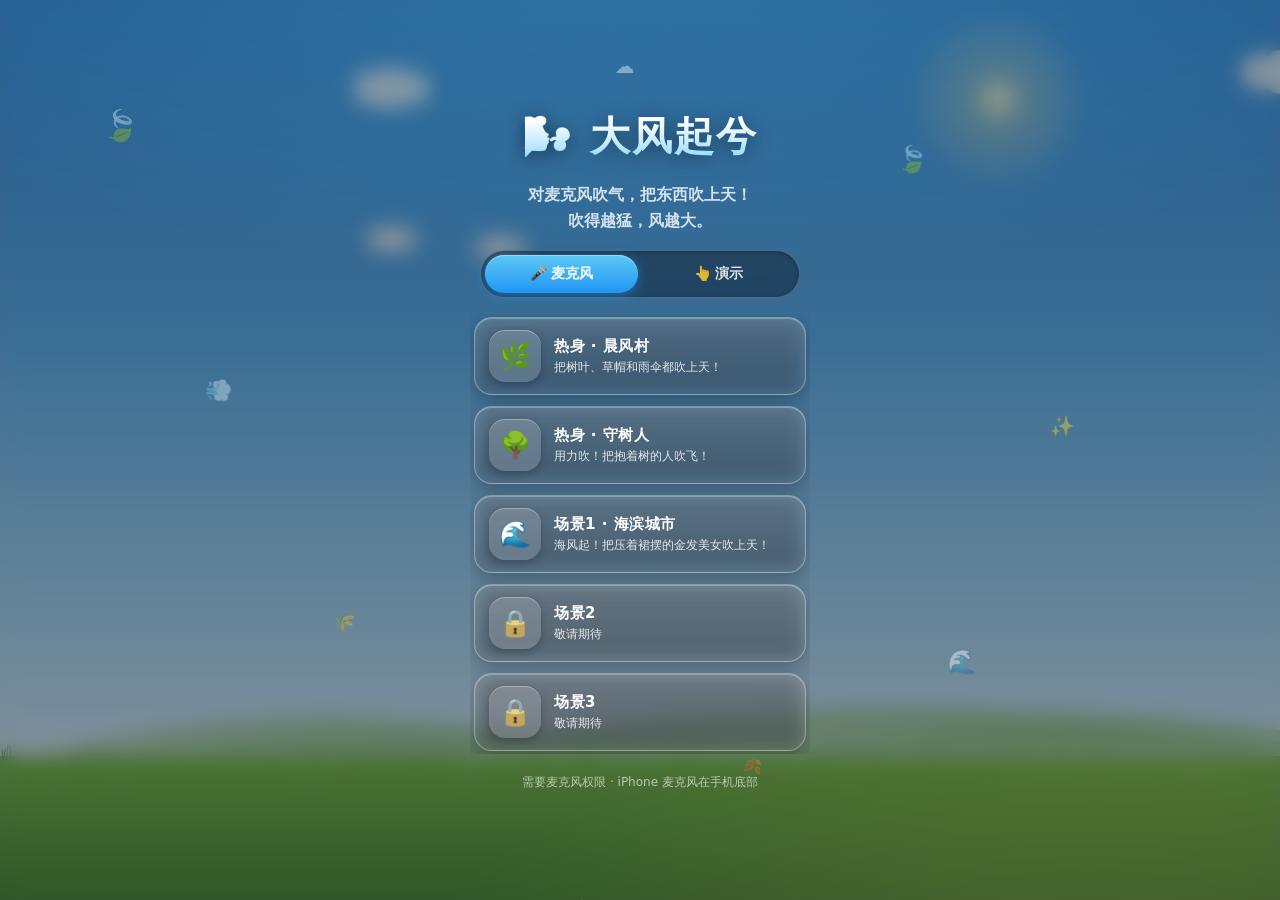
<file: index.html>
<!DOCTYPE html>
<html lang="zh-CN">
<head>
<meta charset="UTF-8">
<meta name="viewport" content="width=device-width, initial-scale=1, maximum-scale=1, user-scalable=no, viewport-fit=cover">
<meta name="apple-mobile-web-app-capable" content="yes">
<meta name="theme-color" content="#0e2038">
<meta name="apple-mobile-web-app-status-bar-style" content="black-translucent">
<title>大风起兮 · 吹风小游戏</title>
<link rel="icon" href="data:,">
<link rel="stylesheet" href="style.css">
</head>
<body>

<canvas id="game"></canvas>

<!-- ===== 游戏 HUD ===== -->
<div id="hud" class="hidden">
  <div class="hud-top">
    <div class="hud-title">
      <div id="levelName">晨风村</div>
      <div id="goalText">已吹飞 0 / 0</div>
    </div>
    <div class="hud-btns">
      <button id="btnRecal" class="mini" title="重新校准麦克风">校准</button>
      <button id="btnRestart" class="mini" title="重玩本关">重玩</button>
      <button id="btnMenu" class="mini" title="返回菜单">菜单</button>
      <button id="btnDebug" class="mini" title="调试信息">🐛</button>
    </div>
  </div>
  <div id="demoHint" class="hidden">👆 按住屏幕 = 吹气（演示模式）</div>
  <div id="micRow" class="hidden">
    <div class="wind-label">🎤 拾音</div>
    <div class="wind-bar slim"><div id="micFill"></div></div>
  </div>
  <div class="wind-meter" id="wind-meter">
    <div class="wind-label">风力</div>
    <div class="wind-bar"><div id="windFill"></div></div>
    <div id="windVal">0%</div>
  </div>
</div>

<div id="debug" class="hidden"></div>

<!-- ===== 首页：选关 ===== -->
<div id="screen-start" class="screen">
  <div class="deco" aria-hidden="true">
    <span style="left:8%;  top:12%; font-size:30px; animation-duration:5.2s;">🍃</span>
    <span style="left:16%; top:42%; font-size:22px; animation-duration:6.4s; animation-delay:.6s;">💨</span>
    <span style="left:26%; top:68%; font-size:18px; animation-duration:5.8s; animation-delay:1.2s;">🌾</span>
    <span style="left:70%; top:16%; font-size:26px; animation-duration:6s;  animation-delay:.4s;">🍃</span>
    <span style="left:82%; top:46%; font-size:20px; animation-duration:5.4s; animation-delay:.9s;">✨</span>
    <span style="left:74%; top:72%; font-size:24px; animation-duration:6.6s; animation-delay:1.5s;">🌊</span>
    <span style="left:48%; top:6%;  font-size:20px; animation-duration:5s;  animation-delay:.2s;">☁️</span>
    <span style="left:58%; top:84%; font-size:16px; animation-duration:6.2s; animation-delay:1s;">🍂</span>
  </div>
  <h1>🌬️ 大风起兮</h1>
  <p class="sub">对麦克风吹气，把东西吹上天！<br>吹得越猛，风越大。</p>
  <div id="modeSwitch" class="mode-switch">
    <button id="modeMic" class="mode-btn active">🎤 麦克风</button>
    <button id="modeDemo" class="mode-btn">👆 演示</button>
  </div>
  <div id="levelGrid" class="level-grid"></div>
  <p class="hint">需要麦克风权限 · iPhone 麦克风在手机底部</p>
</div>

<!-- ===== 麦克风校准 ===== -->
<div id="screen-cal" class="screen hidden">
  <h2 id="calTitle">保持安静…</h2>
  <div class="cal-bar"><div id="calFill"></div></div>
  <p id="calHint">正在测量环境音量</p>
</div>

<!-- ===== 通关 ===== -->
<div id="screen-win" class="screen hidden">
  <div id="winConfetti" class="confetti" aria-hidden="true"></div>
  <h1>🎉 挑战成功！</h1>
  <div id="winStats" class="stats"></div>
  <button id="btnNext" class="big">下一关</button>
  <button id="btnAgain" class="big ghost">再来一次</button>
  <button id="btnMenu2" class="big ghost">返回选关</button>
</div>

<div id="toast"></div>

<script src="game.js"></script>
</body>
</html>
</file>
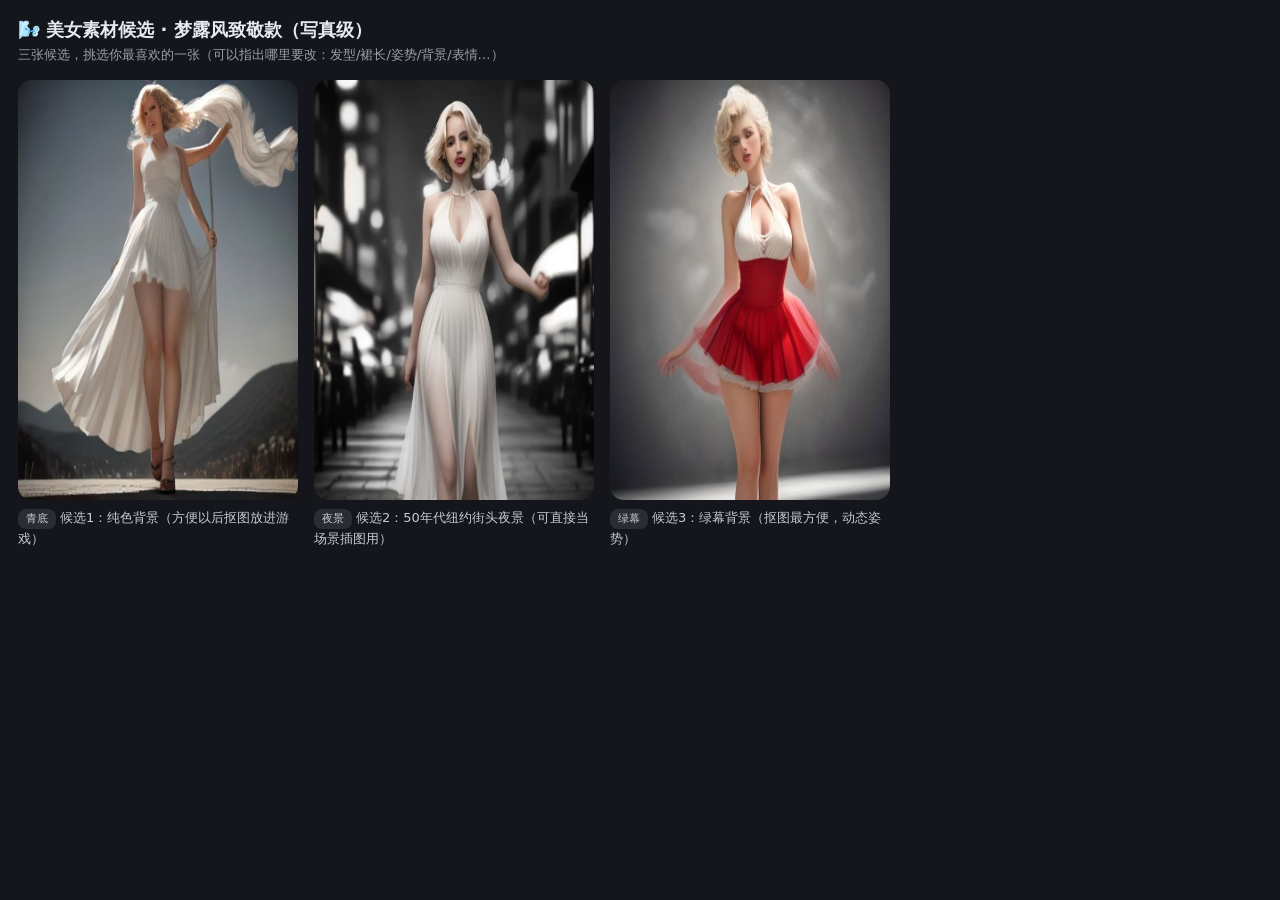
<file: gallery.html>
<!DOCTYPE html>
<html lang="zh-CN">
<head>
<meta charset="utf-8">
<meta name="viewport" content="width=device-width, initial-scale=1">
<title>美女素材预览 · 梦露风致敬款</title>
<style>
  body { background:#14161c; color:#e8eaf0; font-family:system-ui,"PingFang SC","Microsoft YaHei",sans-serif; margin:0; padding:18px; }
  h1 { font-size:18px; margin:0 0 4px; }
  p.sub { font-size:13px; opacity:.65; margin:0 0 16px; }
  .grid { display:flex; flex-wrap:wrap; gap:16px; }
  .card { max-width:280px; }
  .card img { width:100%; border-radius:14px; display:block; background:#222; min-height:120px; }
  .cap { font-size:13px; opacity:.85; margin-top:8px; line-height:1.5; }
  .tag { display:inline-block; font-size:11px; background:rgba(255,255,255,.12); border-radius:8px; padding:2px 8px; margin-right:4px; }
</style>
</head>
<body>
<h1>🌬️ 美女素材候选 · 梦露风致敬款（写真级）</h1>
<p class="sub">三张候选，挑选你最喜欢的一张（可以指出哪里要改：发型/裙长/姿势/背景/表情…）</p>
<div class="grid">
  <div class="card">
    <img src="assets/beauty/cand1.jpg" alt="候选1">
    <div class="cap"><span class="tag">青底</span>候选1：纯色背景（方便以后抠图放进游戏）</div>
  </div>
  <div class="card">
    <img src="assets/beauty/cand2.jpg" alt="候选2">
    <div class="cap"><span class="tag">夜景</span>候选2：50年代纽约街头夜景（可直接当场景插图用）</div>
  </div>
  <div class="card">
    <img src="assets/beauty/cand3.jpg" alt="候选3">
    <div class="cap"><span class="tag">绿幕</span>候选3：绿幕背景（抠图最方便，动态姿势）</div>
  </div>
</div>
</body>
</html>
</file>
<file: style.css>
/* ============================================================
 * 大风起兮 · 吹气小游戏 — 移动端竖屏样式 v2（美化版）
 * 设计语言：毛玻璃 · 渐变 · 柔光 · 轻盈动效
 * ============================================================ */

/* ---------- 设计变量 ---------- */
:root {
  --font: "PingFang SC", "HarmonyOS Sans SC", "Source Han Sans SC",
          "Microsoft YaHei", system-ui, -apple-system, sans-serif;
  --mono: "SF Mono", "Cascadia Mono", Consolas, "Courier New", monospace;

  --c-bg: #0e2038;              /* 页面底色（深空蓝） */
  --c-ink: #f6fbff;
  --c-muted: rgba(246,251,255,.82);
  --c-faint: rgba(246,251,255,.58);

  --c-sky-1: #43a8e8;           /* 主题蓝 */
  --c-sky-2: #7fd7f5;
  --c-mint: #7ee787;
  --c-amber: #ffd166;
  --c-hot: #ff5e57;

  --glass: rgba(255,255,255,.13);
  --glass-deep: rgba(13,28,45,.52);
  --stroke: rgba(255,255,255,.34);
  --stroke-soft: rgba(255,255,255,.16);

  --r-lg: 22px;
  --r-md: 16px;
  --r-sm: 12px;

  --shadow-1: 0 10px 30px rgba(3,12,24,.38);
  --shadow-2: 0 4px 14px rgba(3,12,24,.3);
  --glow-blue: 0 0 16px rgba(88,199,243,.5);
}

* { margin:0; padding:0; box-sizing:border-box; -webkit-tap-highlight-color:transparent; }
html, body {
  width:100%; height:100%; overflow:hidden;
  background:radial-gradient(120% 90% at 50% -10%, #17355c 0%, #0e2038 55%, #081523 100%);
  font-family:var(--font);
  color:var(--c-ink);
  user-select:none; -webkit-user-select:none; overscroll-behavior:none;
  -webkit-font-smoothing:antialiased; text-rendering:optimizeLegibility;
}
body { touch-action:manipulation; }
#game { position:fixed; inset:0; width:100%; height:100%; display:block; }
.hidden { display:none !important; }

/* 尊重减少动效偏好 */
@media (prefers-reduced-motion: reduce) {
  *, *::before, *::after {
    animation-duration:.01ms !important;
    animation-iteration-count:1 !important;
    transition-duration:.01ms !important;
  }
}

/* ---------- 通用按钮 ---------- */
button {
  font-family:inherit; color:inherit; border:none; cursor:pointer;
}
button.mini {
  background:rgba(255,255,255,.16); color:#fff;
  border:1px solid rgba(255,255,255,.4); border-radius:999px;
  padding:6px 12px; font-size:12px; font-weight:600;
  backdrop-filter:blur(6px); -webkit-backdrop-filter:blur(6px);
  box-shadow:0 2px 8px rgba(0,0,0,.22), inset 0 1px 0 rgba(255,255,255,.28);
  transition:transform .12s ease, background .18s ease, box-shadow .18s ease;
}
button.mini:active { transform:scale(.9); background:rgba(255,255,255,.38); box-shadow:0 1px 4px rgba(0,0,0,.2); }

/* ---------- HUD ---------- */
#hud {
  position:fixed; inset:0; z-index:10; pointer-events:none;
  display:flex; flex-direction:column; justify-content:space-between;
  padding:calc(10px + env(safe-area-inset-top)) 12px calc(14px + env(safe-area-inset-bottom)) 12px;
}
.hud-top { display:flex; justify-content:space-between; align-items:flex-start; gap:8px; }
.hud-title {
  color:#fff; text-shadow:0 2px 8px rgba(0,0,0,.55);
  background:rgba(8,18,32,.42); border:1px solid rgba(255,255,255,.16);
  border-radius:var(--r-md); padding:8px 14px 9px;
  backdrop-filter:blur(10px); -webkit-backdrop-filter:blur(10px);
  box-shadow:var(--shadow-2);
}
#levelName { font-size:20px; font-weight:800; letter-spacing:.5px; }
#goalText {
  font-size:12px; font-weight:600; opacity:.95; margin-top:5px;
  background:rgba(255,255,255,.14); border-radius:999px;
  padding:2px 10px; width:fit-content; white-space:nowrap;
}
.hud-btns { display:flex; gap:6px; pointer-events:auto; }

#demoHint {
  text-align:center; color:#fff; font-size:13px; font-weight:600; line-height:1.6;
  background:rgba(8,18,32,.5); border:1px solid rgba(255,255,255,.22);
  border-radius:999px; padding:7px 16px;
  width:fit-content; margin:8px auto 0; pointer-events:auto;
  backdrop-filter:blur(8px); -webkit-backdrop-filter:blur(8px);
  box-shadow:var(--shadow-2);
  animation:floatPill 2.6s ease-in-out infinite;
}
@keyframes floatPill {
  0%,100% { transform:translateY(0); }
  50% { transform:translateY(-3px); }
}

/* 风力仪表 */
.wind-meter {
  display:flex; align-items:center; gap:10px;
  background:rgba(8,18,32,.5); border:1px solid rgba(255,255,255,.22);
  border-radius:999px; padding:9px 16px;
  backdrop-filter:blur(10px); -webkit-backdrop-filter:blur(10px);
  box-shadow:var(--shadow-1), inset 0 1px 0 rgba(255,255,255,.14);
  transition:border-color .25s, box-shadow .25s;
}
.wind-meter.hot { border-color:rgba(255,140,120,.55); box-shadow:0 0 26px rgba(255,94,87,.28), var(--shadow-1); }
.wind-label { color:#fff; font-size:13px; font-weight:700; opacity:.92; letter-spacing:1px; }
.wind-bar {
  flex:1; height:14px; background:rgba(255,255,255,.16);
  border-radius:999px; overflow:hidden;
  box-shadow:inset 0 1px 3px rgba(0,0,0,.35);
}
#windFill {
  height:100%; width:0%; border-radius:999px;
  background:linear-gradient(90deg,#37c1f0,#7ee787,#ffe66d);
  background-size:220% 100%;
  animation:windShift 2.4s linear infinite;
  box-shadow:0 0 12px rgba(126,231,135,.55);
  transition:width .06s linear;
}
@keyframes windShift { to { background-position:220% 0; } }
.wind-meter.hot #windFill {
  background:linear-gradient(90deg,#ffb84d,#ff5e57,#ff2d55);
  background-size:220% 100%;
  animation:windShift .9s linear infinite;
  box-shadow:0 0 18px rgba(255,94,87,.85);
}
#windVal { color:#fff; font-size:14px; font-weight:800; width:44px; text-align:right; font-variant-numeric:tabular-nums; }

/* 麦克风拾音电平表（排障用） */
#micRow {
  display:flex; align-items:center; gap:10px;
  background:rgba(8,18,32,.45); border:1px solid rgba(255,255,255,.16);
  border-radius:999px; padding:5px 14px;
  margin-bottom:6px; width:fit-content; margin-left:auto; margin-right:auto; min-width:46%;
  backdrop-filter:blur(8px); -webkit-backdrop-filter:blur(8px);
}
#micRow .wind-bar.slim { height:8px; min-width:120px; box-shadow:inset 0 1px 2px rgba(0,0,0,.35); }
#micFill {
  height:100%; width:0%; border-radius:999px;
  background:linear-gradient(90deg,#9e9e9e,#4fc3f7); transition:width .05s linear;
  box-shadow:0 0 8px rgba(79,195,247,.5);
}
#micRow.active #micFill { background:linear-gradient(90deg,#4fc3f7,#66bb6a); box-shadow:0 0 10px rgba(102,187,106,.6); }

/* ---------- 调试面板 ---------- */
#debug {
  position:fixed; left:10px; bottom:96px; z-index:15; color:#9ff;
  font:11px/1.6 var(--mono); white-space:pre;
  background:rgba(4,12,22,.72); border:1px solid rgba(255,255,255,.12);
  padding:8px 11px; border-radius:12px;
  backdrop-filter:blur(6px); -webkit-backdrop-filter:blur(6px);
  box-shadow:var(--shadow-2);
}

/* ---------- 全屏界面（通用） ---------- */
.screen {
  position:fixed; inset:0; z-index:20;
  display:flex; flex-direction:column; align-items:center; justify-content:center; gap:16px;
  background:
    radial-gradient(120% 70% at 50% -12%, rgba(88,199,243,.30), transparent 62%),
    radial-gradient(90% 55% at 85% 112%, rgba(255,201,77,.16), transparent 60%),
    rgba(13,28,45,.48);
  backdrop-filter:blur(10px) saturate(1.15);
  -webkit-backdrop-filter:blur(10px) saturate(1.15);
  color:#fff; text-align:center; padding:24px;
  animation:screenIn .4s cubic-bezier(.2,.8,.25,1) both;
}
@keyframes screenIn {
  from { opacity:0; transform:translateY(14px) scale(.985); }
  to   { opacity:1; transform:none; }
}
.screen > * { position:relative; z-index:1; }
.screen h1 {
  font-size:40px; font-weight:900; letter-spacing:2px; margin-bottom:2px;
  background:linear-gradient(180deg,#fff 20%,#bfe9ff 65%,#7fd7f5 100%);
  -webkit-background-clip:text; background-clip:text; color:transparent;
  filter:drop-shadow(0 3px 10px rgba(0,0,0,.45));
}
.screen h2 { font-size:26px; font-weight:800; letter-spacing:1px; text-shadow:0 2px 10px rgba(0,0,0,.4); }
.sub { font-size:16px; line-height:1.65; font-weight:600; color:var(--c-muted); }
.sub2 { font-size:14px; line-height:1.75; opacity:.9; }
.hint { font-size:12px; opacity:.62; margin-top:4px; }

button.big {
  pointer-events:auto; position:relative; overflow:hidden;
  width:min(320px, 82%); padding:15px; font-size:17px; font-weight:800; letter-spacing:1px;
  color:#fff; background:linear-gradient(180deg,#52c6f8 0%,#1e88e5 100%);
  border-radius:999px;
  box-shadow:0 8px 22px rgba(30,136,229,.42), inset 0 1px 0 rgba(255,255,255,.4);
  transition:transform .12s ease, box-shadow .18s ease;
}
button.big::after {
  content:""; position:absolute; top:0; left:-70%; width:45%; height:100%;
  background:linear-gradient(100deg,transparent,rgba(255,255,255,.55),transparent);
  transform:skewX(-20deg); animation:shine 3.4s ease-in-out infinite;
}
@keyframes shine {
  0%, 55% { left:-70%; }
  100% { left:140%; }
}
button.big:active { transform:scale(.96); box-shadow:0 4px 12px rgba(30,136,229,.35); }
button.big.ghost {
  background:rgba(255,255,255,.14); border:1px solid rgba(255,255,255,.42);
  box-shadow:inset 0 1px 0 rgba(255,255,255,.22), var(--shadow-2);
  backdrop-filter:blur(6px); -webkit-backdrop-filter:blur(6px);
}
button.big.ghost::after { display:none; }
button.big.ghost:active { background:rgba(255,255,255,.28); }

/* ---------- 首页：模式切换 ---------- */
.mode-switch {
  display:flex; gap:4px;
  background:rgba(8,18,32,.42); border:1px solid rgba(255,255,255,.2);
  border-radius:999px; padding:4px; width:min(320px, 82%);
  box-shadow:inset 0 1px 4px rgba(0,0,0,.3);
}
.mode-btn {
  flex:1; padding:10px 0; border-radius:999px;
  background:transparent; color:rgba(255,255,255,.85); font-size:14px; font-weight:700;
  transition:all .22s ease;
}
.mode-btn.active {
  background:linear-gradient(180deg,#5cc9f6,#2196f3);
  color:#fff; box-shadow:0 3px 12px rgba(33,150,243,.5), inset 0 1px 0 rgba(255,255,255,.35);
}

/* ---------- 首页：选关卡 ---------- */
.level-grid {
  display:flex; flex-direction:column; gap:11px;
  width:min(340px, 88%); max-height:50vh; overflow-y:auto; padding:3px 4px;
  scrollbar-width:thin; scrollbar-color:rgba(255,255,255,.3) transparent;
}
.level-grid::-webkit-scrollbar { width:4px; }
.level-grid::-webkit-scrollbar-thumb { background:rgba(255,255,255,.28); border-radius:999px; }
.level-card {
  display:flex; align-items:center; gap:13px; flex-shrink:0;
  background:linear-gradient(180deg, rgba(255,255,255,.20), rgba(255,255,255,.08));
  border:1px solid rgba(255,255,255,.32); border-radius:18px;
  padding:12px 14px; color:#fff; text-align:left;
  backdrop-filter:blur(10px); -webkit-backdrop-filter:blur(10px);
  box-shadow:0 6px 18px rgba(3,12,24,.28), inset 0 1px 0 rgba(255,255,255,.28);
  transition:transform .12s ease, box-shadow .18s ease, background .18s ease;
  animation:cardIn .45s cubic-bezier(.2,.8,.25,1) both;
}
.level-card:nth-child(2) { animation-delay:.05s; }
.level-card:nth-child(3) { animation-delay:.1s; }
.level-card:nth-child(4) { animation-delay:.15s; }
.level-card:nth-child(5) { animation-delay:.2s; }
@keyframes cardIn {
  from { opacity:0; transform:translateY(12px); }
  to   { opacity:1; transform:none; }
}
.level-card:active { transform:scale(.97); box-shadow:0 3px 10px rgba(3,12,24,.3); }
.level-card .l-emoji {
  font-size:26px; line-height:1; flex-shrink:0;
  width:52px; height:52px; display:flex; align-items:center; justify-content:center;
  background:rgba(255,255,255,.16); border-radius:16px;
  box-shadow:inset 0 1px 0 rgba(255,255,255,.32), 0 3px 8px rgba(3,12,24,.25);
}
.level-card .l-info { display:flex; flex-direction:column; gap:3px; min-width:0; }
.level-card .l-name { font-size:15px; font-weight:800; letter-spacing:.5px; }
.level-card .l-desc { font-size:12px; opacity:.85; overflow:hidden; text-overflow:ellipsis; white-space:nowrap; }
.level-card .l-status { margin-left:auto; font-size:18px; flex-shrink:0; filter:drop-shadow(0 1px 3px rgba(0,0,0,.4)); }
.level-card.locked { opacity:.5; cursor:default; filter:saturate(.5); }
.level-card.locked:active { transform:none; }

/* 首页漂浮装饰（纯装饰，不挡点击） */
.deco { position:absolute; inset:0; overflow:hidden; pointer-events:none; z-index:0; }
.deco span {
  position:absolute; opacity:.42; filter:blur(.2px);
  animation:floaty ease-in-out infinite;
}
@keyframes floaty {
  0%,100% { transform:translateY(0) rotate(-8deg); }
  50%     { transform:translateY(-20px) rotate(8deg); }
}

/* ---------- 校准 ---------- */
.cal-bar {
  width:min(320px, 82%); height:16px; border-radius:999px;
  background:rgba(8,18,32,.5); border:1px solid rgba(255,255,255,.2);
  overflow:hidden; box-shadow:inset 0 1px 4px rgba(0,0,0,.35);
}
#calFill {
  height:100%; width:0%;
  background:linear-gradient(90deg,#ffd166,#ff9f43,#ffb84d);
  background-size:220% 100%; animation:windShift 1.6s linear infinite;
  border-radius:999px; box-shadow:0 0 14px rgba(255,209,102,.65);
  transition:width .05s linear;
}
#calHint { font-size:14px; opacity:.88; }

/* ---------- 通关 ---------- */
#screen-win h1 { animation:winBounce .7s cubic-bezier(.2,1.6,.4,1) both .15s; }
@keyframes winBounce {
  0% { opacity:0; transform:scale(.4) rotate(-8deg); }
  100% { opacity:1; transform:none; }
}
.stats {
  font-size:15px; line-height:2; font-weight:600;
  background:rgba(255,255,255,.1); border:1px solid rgba(255,255,255,.22);
  border-radius:var(--r-md); padding:12px 22px; min-width:min(300px, 78%);
  backdrop-filter:blur(8px); -webkit-backdrop-filter:blur(8px);
  box-shadow:var(--shadow-2);
}
.confetti { position:fixed; inset:0; z-index:25; pointer-events:none; overflow:hidden; }
.confetti i {
  position:absolute; top:-8%; font-style:normal;
  animation:confettiFall linear forwards;
}
@keyframes confettiFall {
  0%   { transform:translateY(0) rotate(0) scale(.7); opacity:0; }
  10%  { opacity:1; }
  100% { transform:translateY(116vh) rotate(760deg) scale(1.2); opacity:.85; }
}

/* ---------- Toast ---------- */
#toast {
  position:fixed; top:15%; left:50%; z-index:30;
  transform:translate(-50%, -10px);
  background:rgba(8,18,32,.82); border:1px solid rgba(255,255,255,.26);
  color:#fff; padding:11px 20px; border-radius:999px;
  font-size:15px; font-weight:700; letter-spacing:.3px;
  opacity:0; transition:opacity .28s, transform .28s;
  pointer-events:none; white-space:nowrap;
  backdrop-filter:blur(10px); -webkit-backdrop-filter:blur(10px);
  box-shadow:var(--shadow-1);
}
#toast.show { opacity:1; transform:translate(-50%, 0); }
</file>
